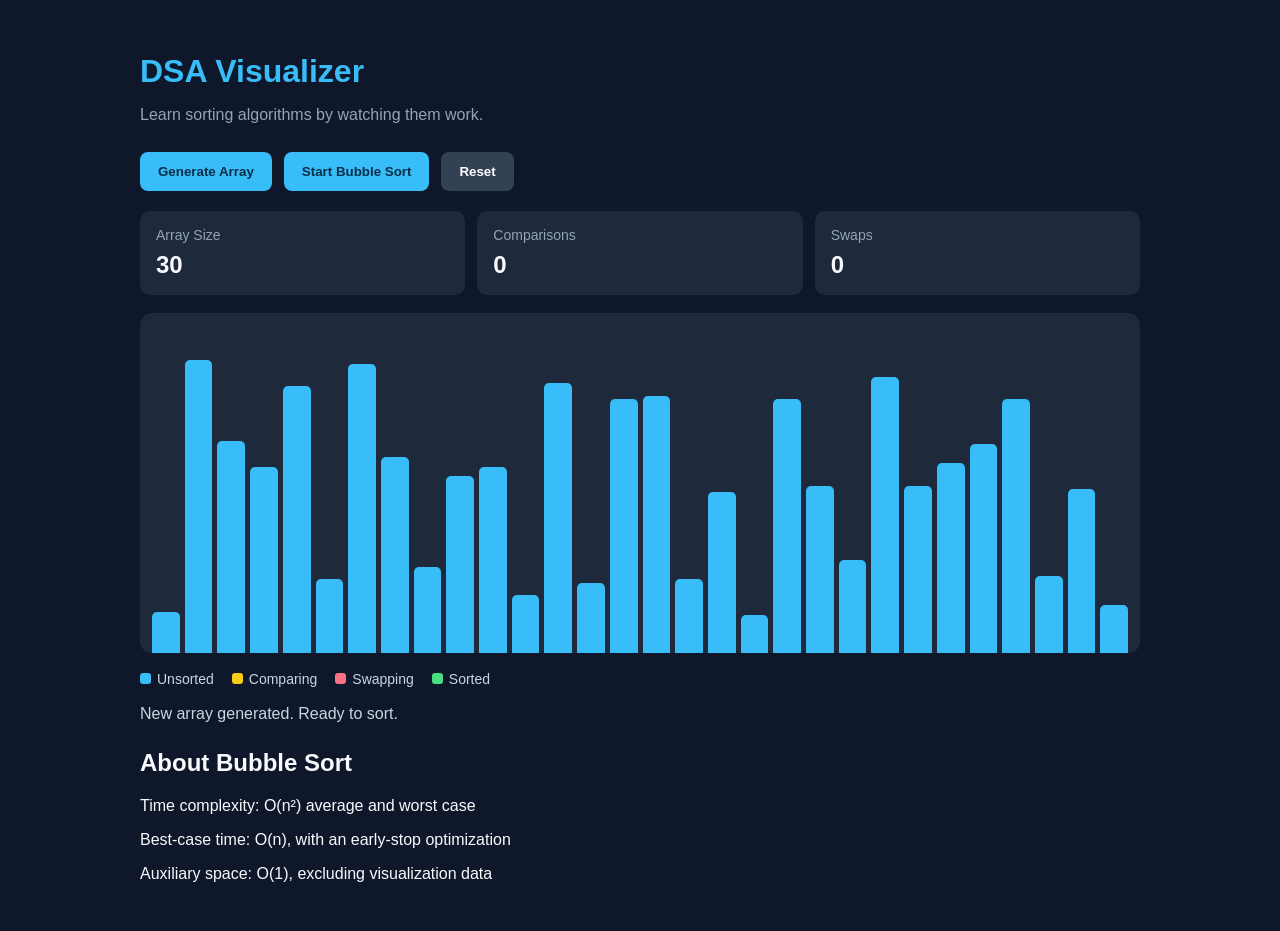
<file: dsa-visualizer/index.html>
<!DOCTYPE html>
<html lang="en">
<head>
  <meta charset="UTF-8" />
  <meta name="viewport" content="width=device-width, initial-scale=1.0" />
  <title>DSA Visualizer</title>
  <link rel="stylesheet" href="css/style.css" />
</head>

<body>
  <main class="container">
    <h1>DSA Visualizer</h1>
    <p class="subtitle">
      Learn sorting algorithms by watching them work.
    </p>

    <div class="controls">
      <button id="generateBtn">Generate Array</button>
      <button id="sortBtn">Start Bubble Sort</button>
      <button id="resetBtn" class="secondary">Reset</button>
    </div>

    <div class="stats">
      <div class="stat">
        <span>Array Size</span>
        <strong id="size">30</strong>
      </div>
      <div class="stat">
        <span>Comparisons</span>
        <strong id="comparisons">0</strong>
      </div>
      <div class="stat">
        <span>Swaps</span>
        <strong id="swaps">0</strong>
      </div>
    </div>

    <div id="bars" aria-label="Array visualization"></div>

    <div class="legend">
      <span><i class="dot" style="background:#38bdf8"></i>Unsorted</span>
      <span><i class="dot" style="background:#facc15"></i>Comparing</span>
      <span><i class="dot" style="background:#fb7185"></i>Swapping</span>
      <span><i class="dot" style="background:#4ade80"></i>Sorted</span>
    </div>

    <p id="status" role="status">Generate an array and start sorting.</p>

    <section>
      <h2>About Bubble Sort</h2>
      <p>Time complexity: O(n²) average and worst case</p>
      <p>Best-case time: O(n), with an early-stop optimization</p>
      <p>Auxiliary space: O(1), excluding visualization data</p>
    </section>
  </main>

  <script src="js/script.js"></script>
</body>
</html>
</file>
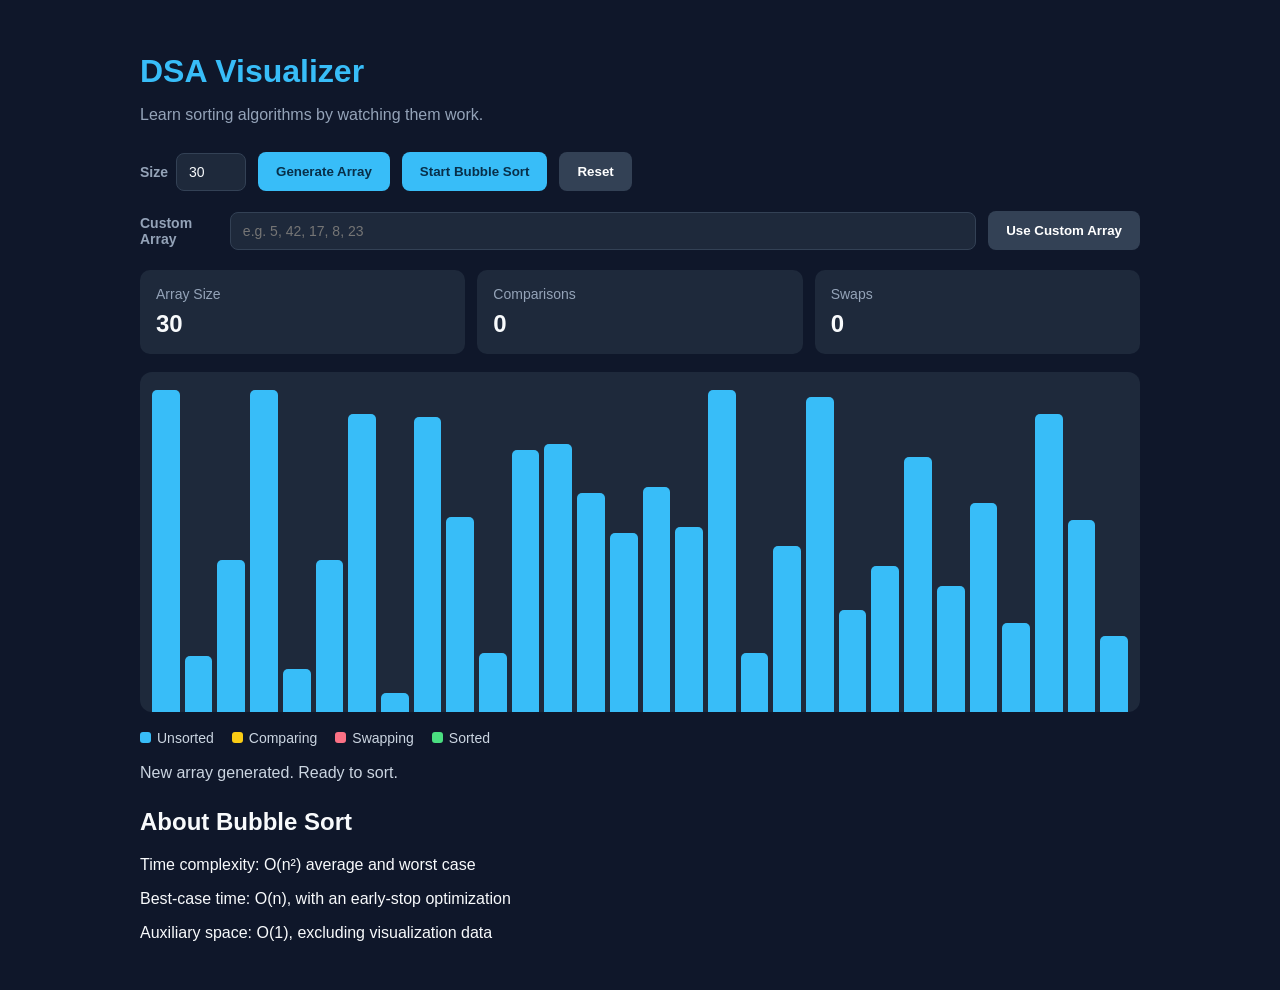
<file: dsa-visualizer/Bubble Sort/index.html>
<!DOCTYPE html>
<html lang="en">
<head>
  <meta charset="UTF-8" />
  <meta name="viewport" content="width=device-width, initial-scale=1.0" />
  <title>DSA Visualizer</title>
  <link rel="stylesheet" href="css/style.css" />
</head>

<body>
  <main class="container">
    <h1>DSA Visualizer</h1>
    <p class="subtitle">
      Learn sorting algorithms by watching them work.
    </p>

    <div class="controls">
      <label class="field">
        Size
        <input type="number" id="sizeInput" min="5" max="100" value="30" />
      </label>
      <button id="generateBtn">Generate Array</button>
      <button id="sortBtn">Start Bubble Sort</button>
      <button id="resetBtn" class="secondary">Reset</button>
    </div>

    <div class="controls">
      <label class="field grow">
        Custom Array
        <input
          type="text"
          id="customInput"
          placeholder="e.g. 5, 42, 17, 8, 23"
        />
      </label>
      <button id="customBtn" class="secondary">Use Custom Array</button>
    </div>

    <div class="stats">
      <div class="stat">
        <span>Array Size</span>
        <strong id="size">30</strong>
      </div>
      <div class="stat">
        <span>Comparisons</span>
        <strong id="comparisons">0</strong>
      </div>
      <div class="stat">
        <span>Swaps</span>
        <strong id="swaps">0</strong>
      </div>
    </div>

    <div id="bars" aria-label="Array visualization"></div>

    <div class="legend">
      <span><i class="dot" style="background:#38bdf8"></i>Unsorted</span>
      <span><i class="dot" style="background:#facc15"></i>Comparing</span>
      <span><i class="dot" style="background:#fb7185"></i>Swapping</span>
      <span><i class="dot" style="background:#4ade80"></i>Sorted</span>
    </div>

    <p id="status" role="status">Generate an array and start sorting.</p>

    <section>
      <h2>About Bubble Sort</h2>
      <p>Time complexity: O(n²) average and worst case</p>
      <p>Best-case time: O(n), with an early-stop optimization</p>
      <p>Auxiliary space: O(1), excluding visualization data</p>
    </section>
  </main>

  <script src="js/script.js"></script>
</body>
</html>
</file>
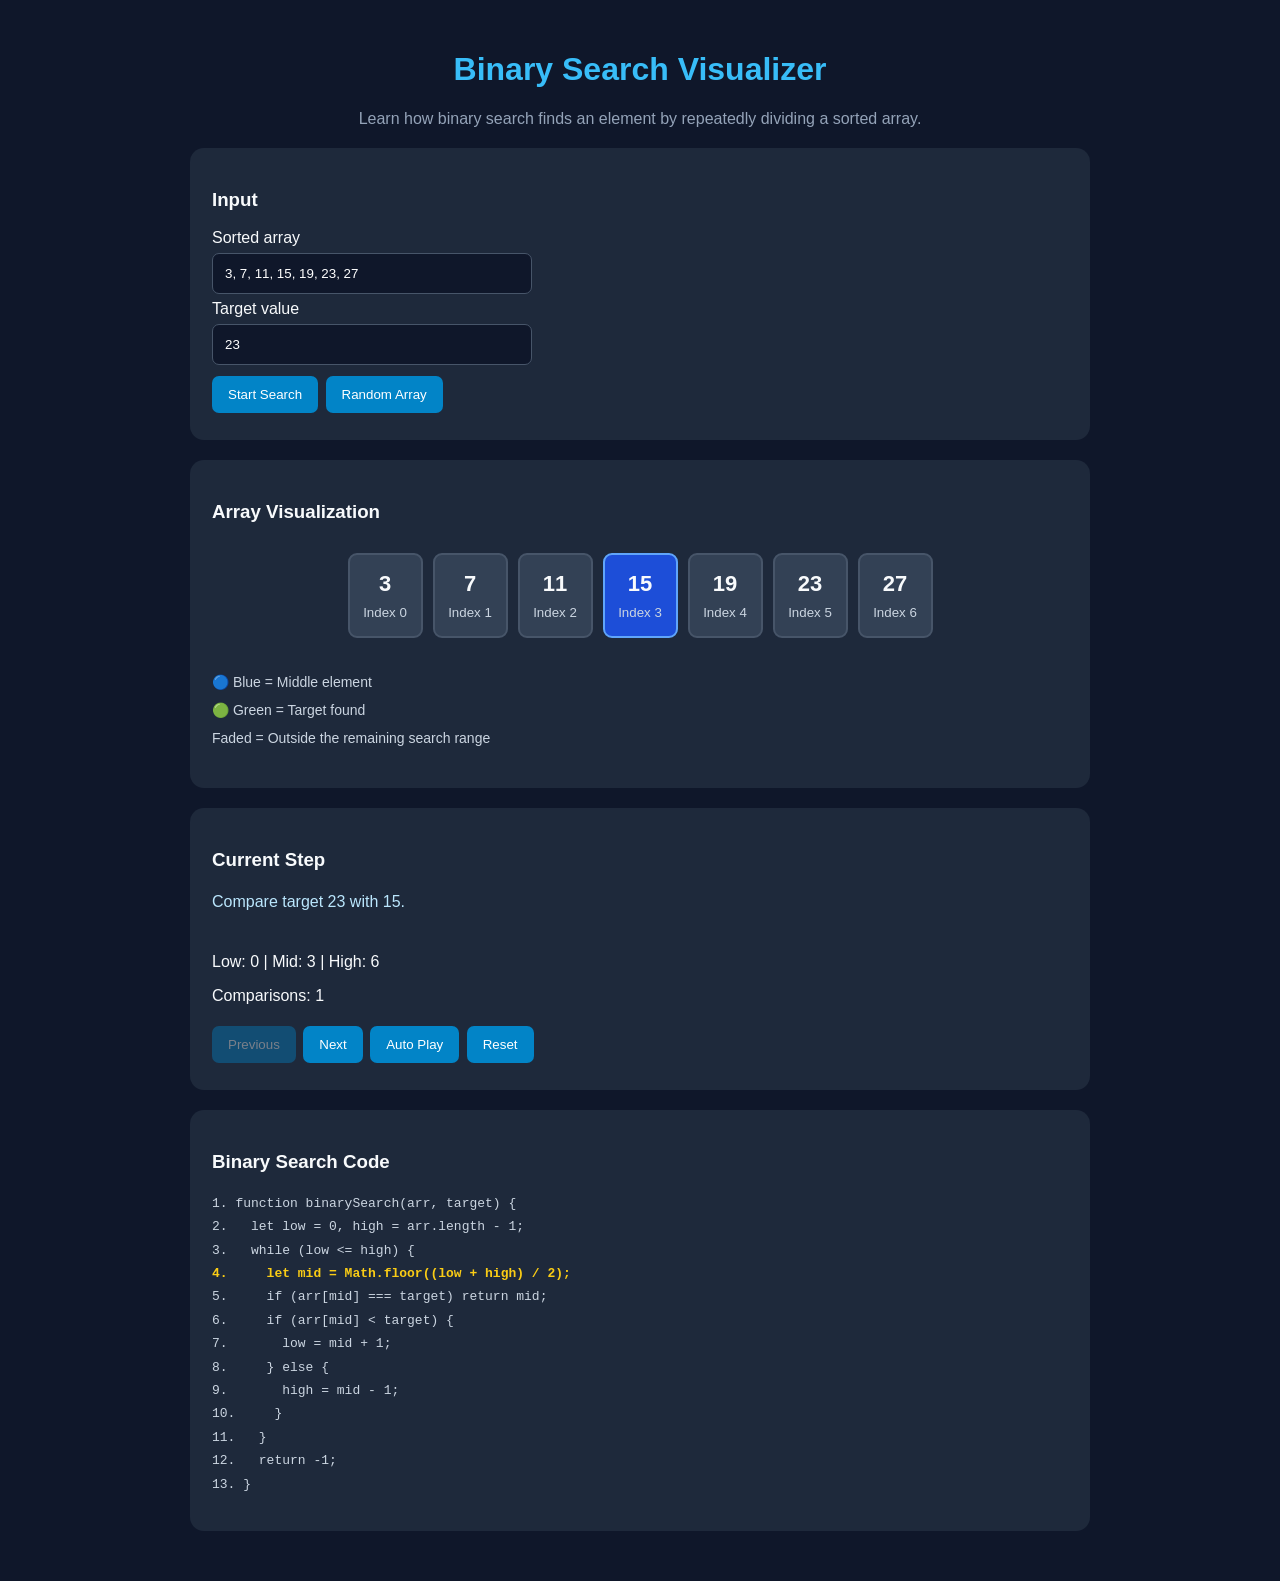
<file: dsa-visualizer/Binary Search/binary-search.html>
<!DOCTYPE html>
<html lang="en">
<head>
  <meta charset="UTF-8">
  <meta name="viewport" content="width=device-width, initial-scale=1.0">
  <title>Binary Search Visualizer</title>
  <link rel="stylesheet" href="css/BinarySearchVisualizer.css" />
</head>

<body>
  <div class="container">
    <h1>Binary Search Visualizer</h1>

    <p class="description">
      Learn how binary search finds an element
      by repeatedly dividing a sorted array.
    </p>

    <div class="panel">
      <h3>Input</h3>

      <label for="numbers">Sorted array</label><br>
      <input
        id="numbers"
        value="3, 7, 11, 15, 19, 23, 27"
      >

      <br>

      <label for="target">Target value</label><br>
      <input id="target" type="number" value="23">

      <br>

      <button onclick="startSearch()">Start Search</button>
      <button onclick="randomArray()">Random Array</button>
    </div>

    <div class="panel">
      <h3>Array Visualization</h3>

      <div id="array"></div>

      <p class="legend">
        🔵 Blue = Middle element<br>
        🟢 Green = Target found<br>
        Faded = Outside the remaining search range
      </p>
    </div>

    <div class="panel">
      <h3>Current Step</h3>

      <p id="message">Enter a target and start searching.</p>

      <p id="pointers">Low: — | Mid: — | High: —</p>

      <p id="counter">Comparisons: 0</p>

      <button id="prev" onclick="move(-1)" disabled>
        Previous
      </button>

      <button id="next" onclick="move(1)" disabled>
        Next
      </button>

      <button id="play" onclick="togglePlay()" disabled>
        Auto Play
      </button>

      <button onclick="resetSearch()">Reset</button>
    </div>

    <div class="panel">
      <h3>Binary Search Code</h3>

      <pre id="code"></pre>
    </div>
  </div>

  <script src="js/binarySearch.js"></script>
</body>
</html>
</file>
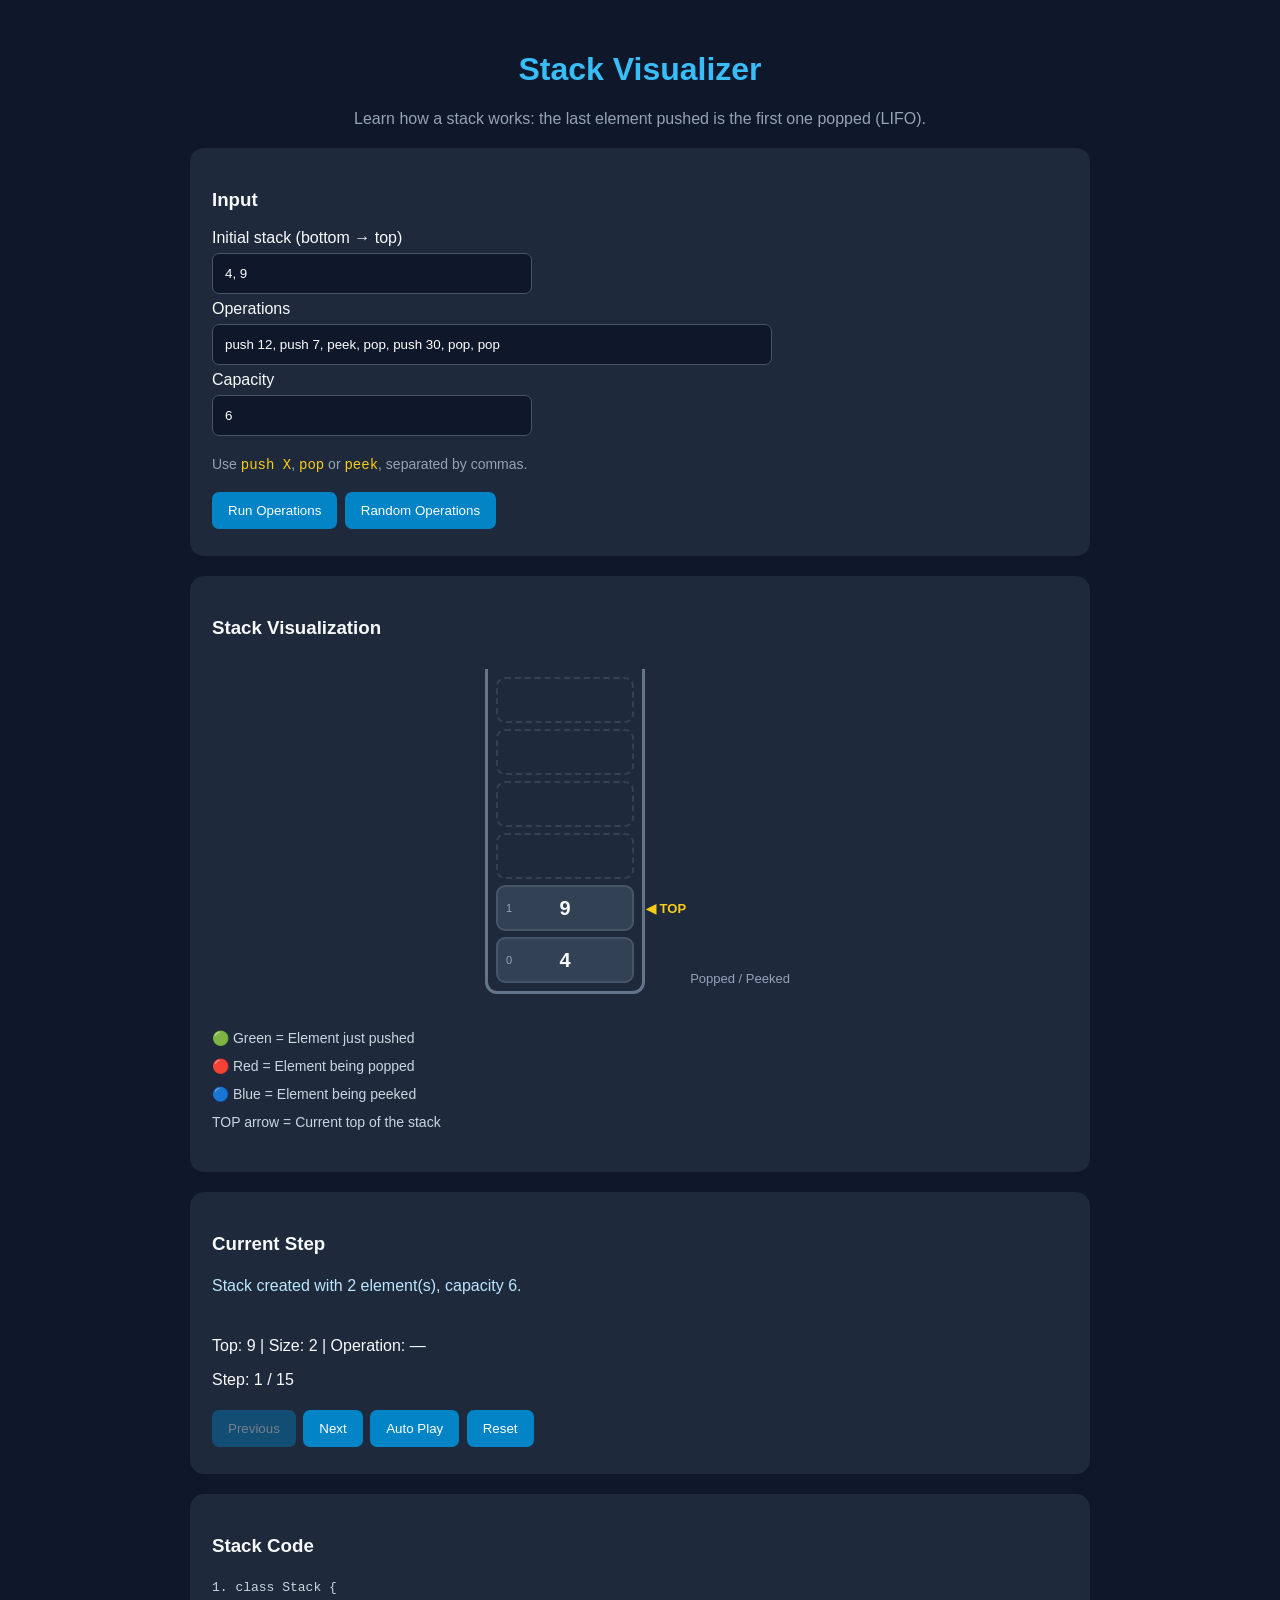
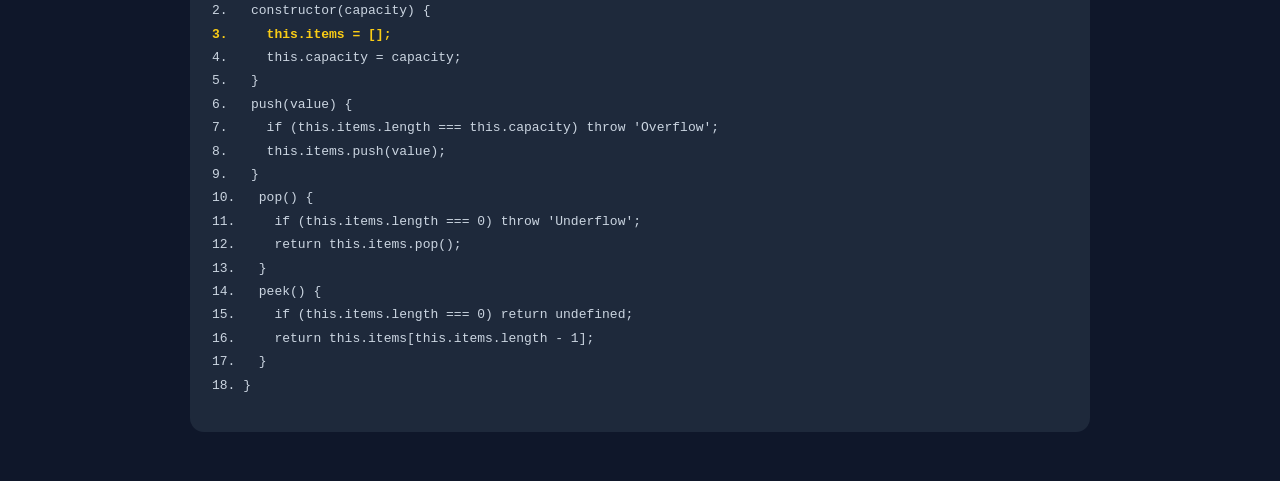
<file: dsa-visualizer/stack/stack.html>
<!DOCTYPE html>
<html lang="en">
<head>
  <meta charset="UTF-8">
  <meta name="viewport" content="width=device-width, initial-scale=1.0">
  <title>Stack Visualizer</title>
  <link rel="stylesheet" href="css/StackVisualizer.css" />
</head>

<body>
  <div class="container">
    <h1>Stack Visualizer</h1>

    <p class="description">
      Learn how a stack works: the last element pushed
      is the first one popped (LIFO).
    </p>

    <div class="panel">
      <h3>Input</h3>

      <label for="initial">Initial stack (bottom → top)</label><br>
      <input id="initial" value="4, 9">

      <br>

      <label for="operations">Operations</label><br>
      <input
        id="operations"
        class="wide"
        value="push 12, push 7, peek, pop, push 30, pop, pop"
      >

      <br>

      <label for="capacity">Capacity</label><br>
      <input id="capacity" type="number" min="1" max="12" value="6">

      <p class="hint">
        Use <code>push X</code>, <code>pop</code> or <code>peek</code>,
        separated by commas.
      </p>

      <button onclick="startStack()">Run Operations</button>
      <button onclick="randomOperations()">Random Operations</button>
    </div>

    <div class="panel">
      <h3>Stack Visualization</h3>

      <div id="stage">
        <div id="stack"></div>
        <div id="side">
          <span class="side-label">Popped / Peeked</span>
          <div id="out"></div>
        </div>
      </div>

      <p class="legend">
        🟢 Green = Element just pushed<br>
        🔴 Red = Element being popped<br>
        🔵 Blue = Element being peeked<br>
        TOP arrow = Current top of the stack
      </p>
    </div>

    <div class="panel">
      <h3>Current Step</h3>

      <p id="message">Enter operations and run them.</p>

      <p id="pointers">Top: — | Size: 0 | Operation: —</p>

      <p id="counter">Step: 0 / 0</p>

      <button id="prev" onclick="move(-1)" disabled>
        Previous
      </button>

      <button id="next" onclick="move(1)" disabled>
        Next
      </button>

      <button id="play" onclick="togglePlay()" disabled>
        Auto Play
      </button>

      <button onclick="resetStack()">Reset</button>
    </div>

    <div class="panel">
      <h3>Stack Code</h3>

      <pre id="code"></pre>
    </div>
  </div>

  <script src="js/stack.js"></script>
</body>
</html>
</file>
<file: dsa-visualizer/css/style.css>
* {
  box-sizing: border-box;
}

body {
  margin: 0;
  min-height: 100vh;
  font-family: Arial, sans-serif;
  background: #0f172a;
  color: #f8fafc;
  padding: 32px 20px;
}

.container {
  max-width: 1000px;
  margin: auto;
}

h1 {
  margin-bottom: 8px;
  color: #38bdf8;
}

.subtitle {
  color: #94a3b8;
  margin-bottom: 28px;
}

.controls {
  display: flex;
  flex-wrap: wrap;
  gap: 12px;
  margin-bottom: 20px;
}

button {
  border: 0;
  border-radius: 8px;
  padding: 12px 18px;
  font-weight: bold;
  cursor: pointer;
  background: #38bdf8;
  color: #082f49;
}

button.secondary {
  background: #334155;
  color: white;
}

button:disabled {
  opacity: 0.45;
  cursor: not-allowed;
}

.stats {
  display: flex;
  flex-wrap: wrap;
  gap: 12px;
  margin-bottom: 18px;
}

.stat {
  flex: 1;
  min-width: 140px;
  background: #1e293b;
  padding: 16px;
  border-radius: 10px;
}

.stat span {
  display: block;
  color: #94a3b8;
  font-size: 14px;
  margin-bottom: 8px;
}

.stat strong {
  font-size: 24px;
}

#bars {
  height: 340px;
  display: flex;
  align-items: flex-end;
  gap: 5px;
  padding: 18px 12px 0;
  background: #1e293b;
  border-radius: 12px;
  overflow: hidden;
}

.bar {
  flex: 1;
  min-width: 0;
  background: #38bdf8;
  border-radius: 5px 5px 0 0;
  transition: height 0.12s ease;
}

.bar.comparing {
  background: #facc15;
}

.bar.swapping {
  background: #fb7185;
}

.bar.sorted {
  background: #4ade80;
}

#status {
  margin-top: 18px;
  color: #cbd5e1;
  min-height: 24px;
}

.legend {
  display: flex;
  flex-wrap: wrap;
  gap: 18px;
  color: #cbd5e1;
  font-size: 14px;
  margin-top: 18px;
}

.dot {
  display: inline-block;
  width: 11px;
  height: 11px;
  border-radius: 3px;
  margin-right: 6px;
}

@media (max-width: 600px) {
  body {
    padding: 22px 12px;
  }

  #bars {
    height: 260px;
    gap: 2px;
    padding-inline: 5px;
  }
}
</file>
<file: dsa-visualizer/Bubble Sort/css/style.css>
* {
  box-sizing: border-box;
}

body {
  margin: 0;
  min-height: 100vh;
  font-family: Arial, sans-serif;
  background: #0f172a;
  color: #f8fafc;
  padding: 32px 20px;
}

.container {
  max-width: 1000px;
  margin: auto;
}

h1 {
  margin-bottom: 8px;
  color: #38bdf8;
}

.subtitle {
  color: #94a3b8;
  margin-bottom: 28px;
}

.controls {
  display: flex;
  flex-wrap: wrap;
  gap: 12px;
  margin-bottom: 20px;
}

button {
  border: 0;
  border-radius: 8px;
  padding: 12px 18px;
  font-weight: bold;
  cursor: pointer;
  background: #38bdf8;
  color: #082f49;
}

button.secondary {
  background: #334155;
  color: white;
}

button:disabled {
  opacity: 0.45;
  cursor: not-allowed;
}

.field {
  display: flex;
  align-items: center;
  gap: 8px;
  color: #94a3b8;
  font-size: 14px;
  font-weight: bold;
}

.field.grow {
  flex: 1;
  min-width: 220px;
}

.field input {
  border: 1px solid #334155;
  border-radius: 8px;
  background: #1e293b;
  color: #f8fafc;
  padding: 10px 12px;
  font-size: 14px;
  font-weight: normal;
}

.field input:disabled {
  opacity: 0.45;
  cursor: not-allowed;
}

#sizeInput {
  width: 70px;
}

.field.grow input {
  width: 100%;
}

.stats {
  display: flex;
  flex-wrap: wrap;
  gap: 12px;
  margin-bottom: 18px;
}

.stat {
  flex: 1;
  min-width: 140px;
  background: #1e293b;
  padding: 16px;
  border-radius: 10px;
}

.stat span {
  display: block;
  color: #94a3b8;
  font-size: 14px;
  margin-bottom: 8px;
}

.stat strong {
  font-size: 24px;
}

#bars {
  height: 340px;
  display: flex;
  align-items: flex-end;
  gap: 5px;
  padding: 18px 12px 0;
  background: #1e293b;
  border-radius: 12px;
  overflow: hidden;
}

.bar {
  flex: 1;
  min-width: 0;
  background: #38bdf8;
  border-radius: 5px 5px 0 0;
  transition: height 0.12s ease;
}

.bar.comparing {
  background: #facc15;
}

.bar.swapping {
  background: #fb7185;
}

.bar.sorted {
  background: #4ade80;
}

#status {
  margin-top: 18px;
  color: #cbd5e1;
  min-height: 24px;
}

.legend {
  display: flex;
  flex-wrap: wrap;
  gap: 18px;
  color: #cbd5e1;
  font-size: 14px;
  margin-top: 18px;
}

.dot {
  display: inline-block;
  width: 11px;
  height: 11px;
  border-radius: 3px;
  margin-right: 6px;
}

@media (max-width: 600px) {
  body {
    padding: 22px 12px;
  }

  #bars {
    height: 260px;
    gap: 2px;
    padding-inline: 5px;
  }
}
</file>
<file: dsa-visualizer/Binary Search/css/BinarySearchVisualizer.css>
* {
  box-sizing: border-box;
}

body {
  margin: 0;
  padding: 30px 16px;
  font-family: Arial, sans-serif;
  background: #0f172a;
  color: #f8fafc;
}

.container {
  max-width: 900px;
  margin: auto;
}

h1 {
  text-align: center;
  color: #38bdf8;
}

.description {
  text-align: center;
  color: #94a3b8;
}

.panel {
  background: #1e293b;
  padding: 22px;
  margin: 20px 0;
  border-radius: 14px;
}

input {
  padding: 12px;
  margin: 6px 4px 6px 0;
  width: min(100%, 320px);
  border: 1px solid #475569;
  border-radius: 7px;
  background: #0f172a;
  color: white;
}

button {
  padding: 11px 16px;
  margin: 5px 3px 5px 0;
  border: none;
  border-radius: 7px;
  background: #0284c7;
  color: white;
  cursor: pointer;
}

button:disabled {
  opacity: 0.4;
  cursor: not-allowed;
}

#array {
  display: flex;
  flex-wrap: wrap;
  justify-content: center;
  gap: 10px;
  margin: 30px 0;
}

.cell {
  width: 75px;
  min-height: 85px;
  border: 2px solid #475569;
  border-radius: 9px;
  display: flex;
  flex-direction: column;
  align-items: center;
  justify-content: center;
  gap: 8px;
  background: #334155;
  transition: 0.25s;
}

.cell strong {
  font-size: 22px;
}

.cell small {
  color: #cbd5e1;
}

.cell.outside {
  opacity: 0.3;
}

.cell.middle {
  background: #1d4ed8;
  border-color: #60a5fa;
}

.cell.found {
  background: #15803d;
  border-color: #4ade80;
}

#message {
  min-height: 48px;
  line-height: 1.6;
  color: #bae6fd;
}

.legend {
  color: #cbd5e1;
  font-size: 14px;
  line-height: 2;
}

pre {
  white-space: pre-wrap;
  line-height: 1.8;
  color: #cbd5e1;
}

.active-line {
  color: #facc15;
  font-weight: bold;
}
</file>
<file: dsa-visualizer/stack/css/StackVisualizer.css>
* {
  box-sizing: border-box;
}

body {
  margin: 0;
  padding: 30px 16px;
  font-family: Arial, sans-serif;
  background: #0f172a;
  color: #f8fafc;
}

.container {
  max-width: 900px;
  margin: auto;
}

h1 {
  text-align: center;
  color: #38bdf8;
}

.description {
  text-align: center;
  color: #94a3b8;
}

.panel {
  background: #1e293b;
  padding: 22px;
  margin: 20px 0;
  border-radius: 14px;
}

input {
  padding: 12px;
  margin: 6px 4px 6px 0;
  width: min(100%, 320px);
  border: 1px solid #475569;
  border-radius: 7px;
  background: #0f172a;
  color: white;
}

input.wide {
  width: min(100%, 560px);
}

.hint {
  color: #94a3b8;
  font-size: 14px;
}

code {
  color: #facc15;
}

button {
  padding: 11px 16px;
  margin: 5px 3px 5px 0;
  border: none;
  border-radius: 7px;
  background: #0284c7;
  color: white;
  cursor: pointer;
}

button:disabled {
  opacity: 0.4;
  cursor: not-allowed;
}

#stage {
  display: flex;
  flex-wrap: wrap;
  justify-content: center;
  align-items: flex-end;
  gap: 40px;
  margin: 30px 0;
}

/* Open-top container: walls on left, right and bottom */
#stack {
  display: flex;
  flex-direction: column-reverse;
  gap: 6px;
  width: 160px;
  padding: 8px;
  border: 3px solid #64748b;
  border-top: none;
  border-radius: 0 0 12px 12px;
}

.cell {
  position: relative;
  height: 46px;
  border: 2px solid #475569;
  border-radius: 9px;
  display: flex;
  align-items: center;
  justify-content: center;
  background: #334155;
  transition: 0.25s;
}

.cell strong {
  font-size: 20px;
}

.cell small {
  position: absolute;
  left: 8px;
  color: #94a3b8;
  font-size: 11px;
}

.cell.slot {
  border-style: dashed;
  border-color: #334155;
  background: transparent;
}

.cell.top::after {
  content: "◀ TOP";
  position: absolute;
  left: calc(100% + 14px);
  color: #facc15;
  font-size: 13px;
  font-weight: bold;
  white-space: nowrap;
}

.cell.pushed {
  background: #15803d;
  border-color: #4ade80;
  animation: drop 0.35s ease-out;
}

.cell.popping {
  background: #b91c1c;
  border-color: #f87171;
}

.cell.peeking {
  background: #1d4ed8;
  border-color: #60a5fa;
}

.cell.error {
  border-color: #f87171;
}

@keyframes drop {
  from {
    transform: translateY(-30px);
    opacity: 0;
  }
}

#side {
  display: flex;
  flex-direction: column;
  align-items: center;
  gap: 8px;
  min-width: 110px;
}

.side-label {
  color: #94a3b8;
  font-size: 13px;
}

#out {
  display: flex;
  flex-wrap: wrap;
  justify-content: center;
  gap: 6px;
  max-width: 200px;
}

.chip {
  padding: 6px 10px;
  border-radius: 7px;
  background: #334155;
  font-size: 14px;
}

.chip.popped {
  border: 1px solid #f87171;
}

.chip.peeked {
  border: 1px solid #60a5fa;
}

#message {
  min-height: 48px;
  line-height: 1.6;
  color: #bae6fd;
}

#message.error {
  color: #fca5a5;
}

.legend {
  color: #cbd5e1;
  font-size: 14px;
  line-height: 2;
}

pre {
  white-space: pre-wrap;
  line-height: 1.8;
  color: #cbd5e1;
}

.active-line {
  color: #facc15;
  font-weight: bold;
}

@media (max-width: 480px) {
  #stack {
    width: 130px;
  }
}
</file>
